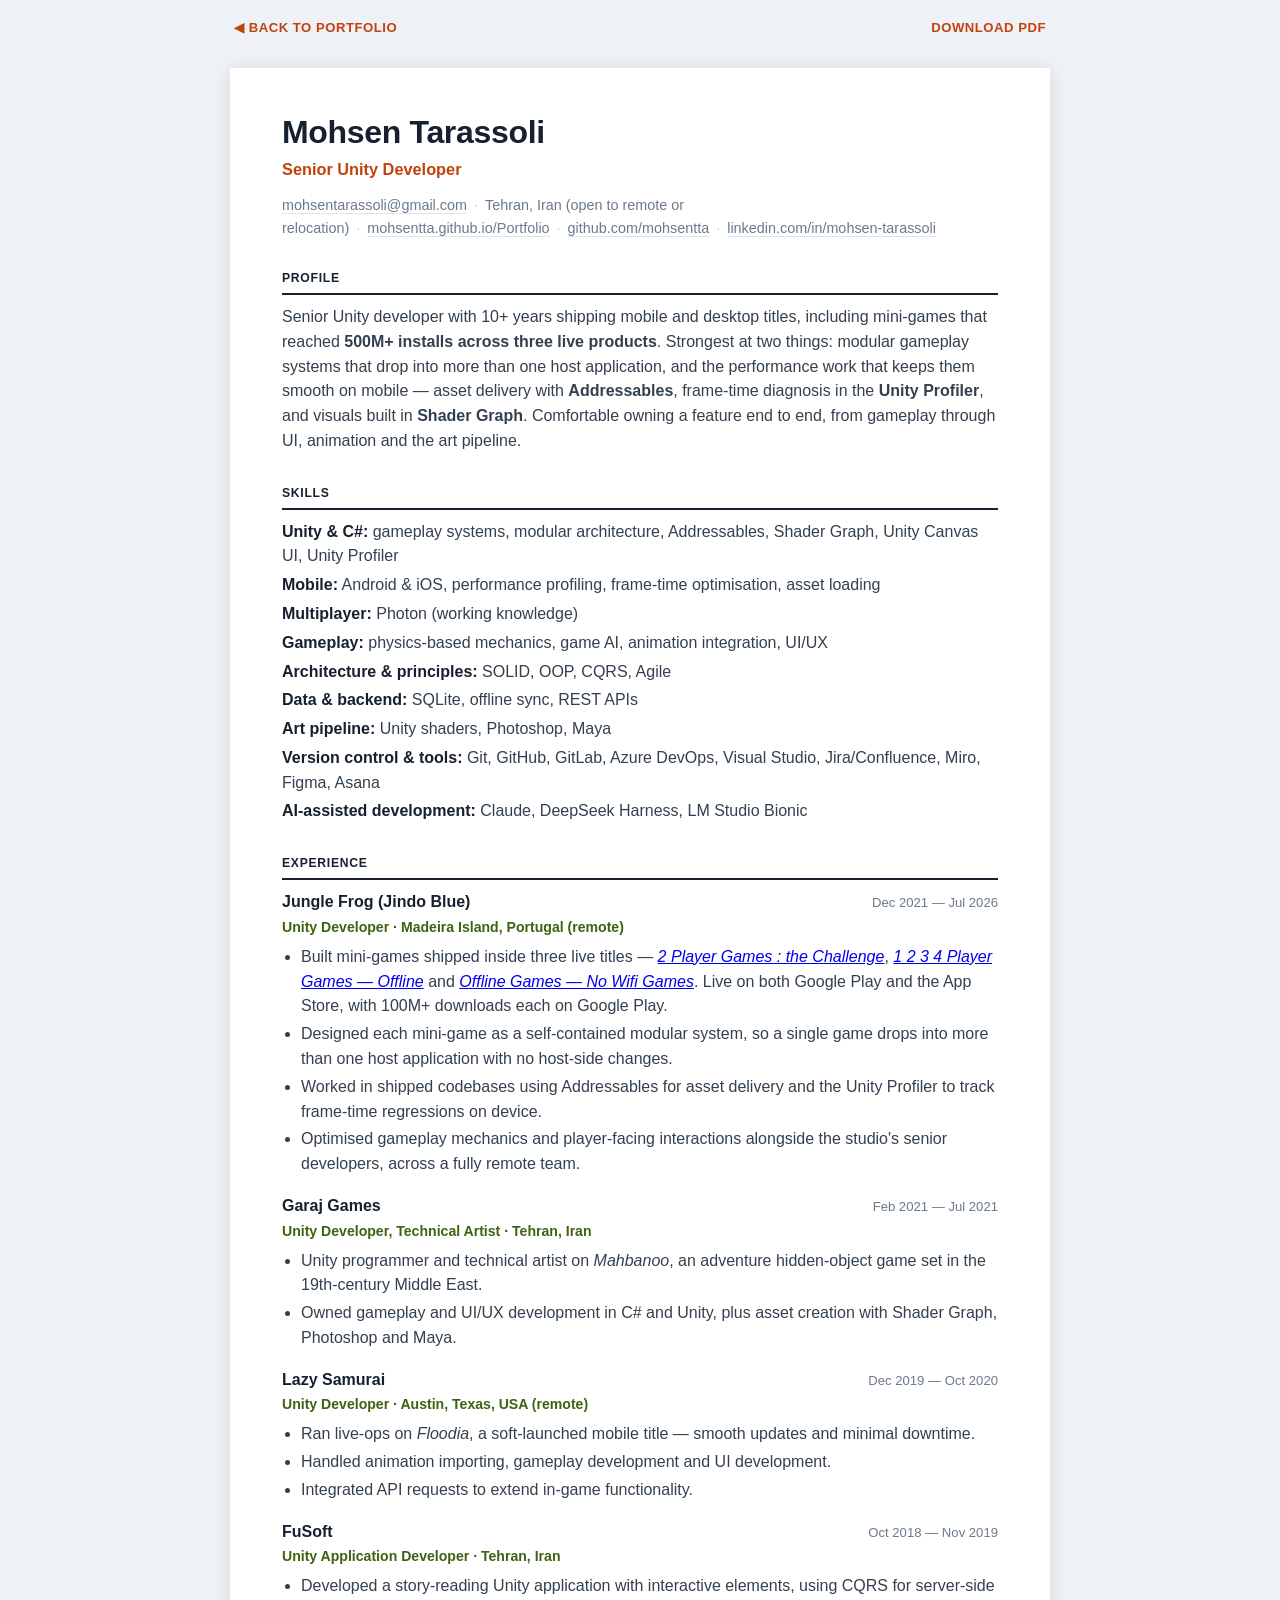
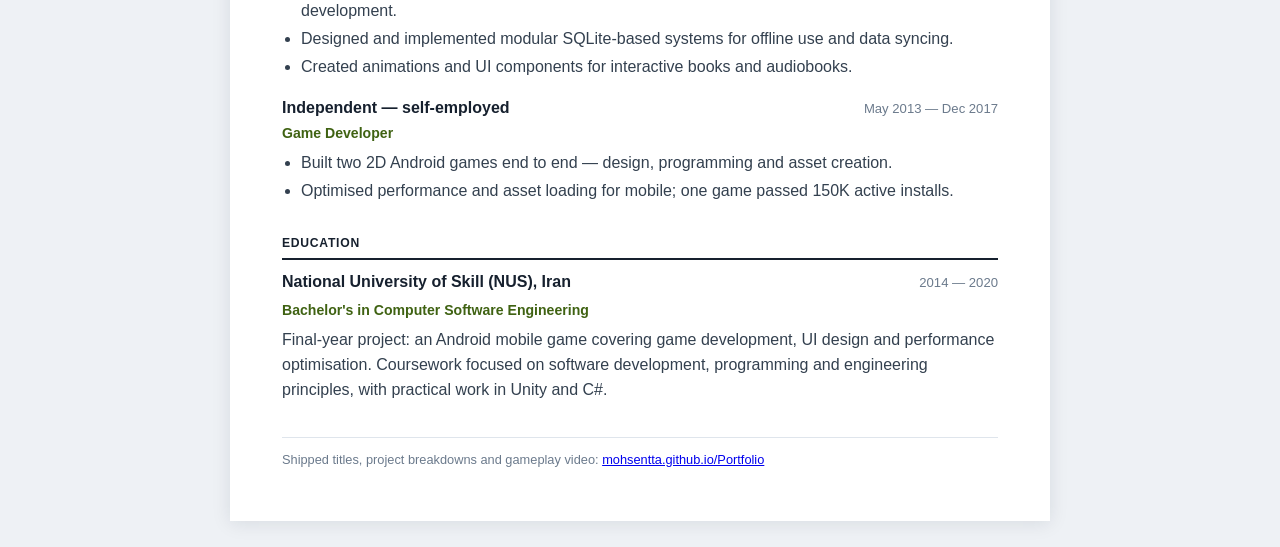
<file: cv.html>
<!DOCTYPE html>
<html lang="en">
<head>
<meta charset="utf-8">
<meta name="viewport" content="width=device-width, initial-scale=1">
<title>Mohsen Tarassoli — CV — Unity Game Developer</title>
<meta name="description" content="CV of Mohsen Tarassoli, Unity Game Developer: 10+ years building modular games, gameplay systems, UI and interactive applications for mobile and desktop.">
<meta name="theme-color" content="#ffffff">
<link rel="canonical" href="https://mohsentta.github.io/Portfolio/cv.html">
<link rel="icon" href="data:image/svg+xml,<svg xmlns='http://www.w3.org/2000/svg' viewBox='0 0 100 100'><text y='.9em' font-size='90'>&#127918;</text></svg>">
<style>
  :root{
    --ink:#16202e; --body:#33404f; --mute:#6b7a8c; --rule:#dfe5ec;
    --accent:#c2410c; --accent-2:#3f6212;
  }
  *{ box-sizing:border-box; }
  html{ -webkit-text-size-adjust:100%; }
  body{
    margin:0; background:#eef1f5; color:var(--body);
    font:16px/1.55 "Segoe UI", -apple-system, Roboto, Helvetica, Arial, sans-serif;
  }
  .sheet{
    max-width:820px; margin:26px auto; background:#fff; padding:46px 52px 52px;
    box-shadow:0 2px 18px rgba(16,32,46,.10);
  }
  .bar{
    display:flex; justify-content:space-between; align-items:center; gap:14px;
    max-width:820px; margin:0 auto; padding:18px 4px 0;
  }
  .bar a{
    font-size:.82rem; letter-spacing:.04em; text-transform:uppercase; font-weight:600;
    color:var(--accent); text-decoration:none; border-bottom:2px solid transparent; padding-bottom:2px;
  }
  .bar a:hover{ border-color:var(--accent); }

  h1{ margin:0; font-size:2rem; letter-spacing:-.01em; color:var(--ink); line-height:1.15; }
  .role{ margin:6px 0 0; font-size:1.02rem; font-weight:600; color:var(--accent); }
  .contact{ margin:12px 0 0; font-size:.9rem; color:var(--mute); }
  .contact a{ color:var(--mute); text-decoration:none; border-bottom:1px solid var(--rule); }
  .contact a:hover{ color:var(--accent); border-color:var(--accent); }
  .contact span{ margin:0 7px; color:#c3ccd6; }

  h2{
    margin:30px 0 10px; padding-bottom:5px; font-size:.76rem; letter-spacing:.06em;
    text-transform:uppercase; color:var(--ink); border-bottom:2px solid var(--ink);
  }
  .summary{ margin:0; }

  .skills{ margin:0; padding:0; list-style:none; }
  .skills li{ margin:0 0 4px; }
  .skills b{ color:var(--ink); font-weight:600; }

  .job{ margin:0 0 17px; break-inside:avoid; page-break-inside:avoid; }
  .job:last-child{ margin-bottom:0; }
  .job-head{ display:flex; justify-content:space-between; align-items:baseline; gap:16px; }
  .job-head h3{ margin:0; font-size:1rem; color:var(--ink); }
  .job-head .when{ font-size:.82rem; color:var(--mute); white-space:nowrap; }
  .job-sub{ margin:2px 0 6px; font-size:.88rem; color:var(--accent-2); font-weight:600; }
  .job ul{ margin:0; padding-left:19px; }
  .job li{ margin:0 0 3px; }

  .edu h3{ margin:0; font-size:1rem; color:var(--ink); }
  .edu .when{ font-size:.82rem; color:var(--mute); }
  .edu p{ margin:6px 0 0; }

  footer{ margin-top:34px; padding-top:12px; border-top:1px solid var(--rule); font-size:.8rem; color:var(--mute); }

  @media print{
    body{ background:#fff; font-size:11.3pt; line-height:1.42; }
    .sheet{ max-width:none; margin:0; padding:0; box-shadow:none; }
    .bar{ display:none; }
    h1{ font-size:19pt; }
    h2{ margin:15pt 0 6pt; }
    a{ color:inherit; border:0; }
    .job{ margin-bottom:10pt; }
    @page{ margin:14mm 15mm; }
  }
</style>
</head>
<body>

<div class="bar">
  <a href="index.html">&#9664; Back to portfolio</a>
  <a href="cv.pdf" download>Download PDF</a>
</div>

<main class="sheet">
  <header>
    <h1>Mohsen Tarassoli</h1>
    <p class="role">Senior Unity Developer</p>
    <p class="contact">
      <a href="mailto:mohsentarassoli@gmail.com">mohsentarassoli@gmail.com</a><span>&middot;</span>Tehran, Iran (open to remote or relocation)<span>&middot;</span><a href="https://mohsentta.github.io/Portfolio/">mohsentta.github.io/Portfolio</a><span>&middot;</span><a href="https://github.com/mohsentta">github.com/mohsentta</a><span>&middot;</span><a href="https://www.linkedin.com/in/mohsen-tarassoli-0210b2117/">linkedin.com/in/mohsen-tarassoli</a>
    </p>
  </header>

  <h2>Profile</h2>
  <p class="summary">Senior Unity developer with 10+ years shipping mobile and desktop titles, including mini-games
  that reached <strong>500M+ installs across three live products</strong>. Strongest at two things: modular gameplay
  systems that drop into more than one host application, and the performance work that keeps them smooth on
  mobile &mdash; asset delivery with <strong>Addressables</strong>, frame-time diagnosis in the <strong>Unity
  Profiler</strong>, and visuals built in <strong>Shader Graph</strong>. Comfortable owning a feature end to end,
  from gameplay through UI, animation and the art pipeline.</p>

  <h2>Skills</h2>
  <ul class="skills">
    <li><b>Unity &amp; C#:</b> gameplay systems, modular architecture, Addressables, Shader Graph, Unity Canvas UI, Unity Profiler</li>
    <li><b>Mobile:</b> Android &amp; iOS, performance profiling, frame-time optimisation, asset loading</li>
    <li><b>Multiplayer:</b> Photon (working knowledge)</li>
    <li><b>Gameplay:</b> physics-based mechanics, game AI, animation integration, UI/UX</li>
    <li><b>Architecture &amp; principles:</b> SOLID, OOP, CQRS, Agile</li>
    <li><b>Data &amp; backend:</b> SQLite, offline sync, REST APIs</li>
    <li><b>Art pipeline:</b> Unity shaders, Photoshop, Maya</li>
    <li><b>Version control &amp; tools:</b> Git, GitHub, GitLab, Azure DevOps, Visual Studio, Jira/Confluence, Miro, Figma, Asana</li>
    <li><b>AI-assisted development:</b> Claude, DeepSeek Harness, LM Studio Bionic</li>
  </ul>

  <h2>Experience</h2>

  <article class="job">
    <div class="job-head">
      <h3>Jungle Frog (Jindo Blue)</h3>
      <span class="when">Dec 2021 &mdash; Jul 2026</span>
    </div>
    <p class="job-sub">Unity Developer &middot; Madeira Island, Portugal (remote)</p>
    <ul>
      <li>Built mini-games shipped inside three live titles &mdash; <a href="https://play.google.com/store/apps/details?id=com.JindoBlu.TwoPlayerGamesChallenge"><em>2 Player Games : the Challenge</em></a>, <a href="https://play.google.com/store/apps/details?id=com.JindoBlu.FourPlayers"><em>1 2 3 4 Player Games &mdash; Offline</em></a> and <a href="https://play.google.com/store/apps/details?id=com.JindoBlu.OfflineGames"><em>Offline Games &mdash; No Wifi Games</em></a>. Live on both Google Play and the App Store, with 100M+ downloads each on Google Play.</li>
      <li>Designed each mini-game as a self-contained modular system, so a single game drops into more than one host application with no host-side changes.</li>
      <li>Worked in shipped codebases using Addressables for asset delivery and the Unity Profiler to track frame-time regressions on device.</li>
      <li>Optimised gameplay mechanics and player-facing interactions alongside the studio's senior developers, across a fully remote team.</li>
    </ul>
  </article>

  <article class="job">
    <div class="job-head">
      <h3>Garaj Games</h3>
      <span class="when">Feb 2021 &mdash; Jul 2021</span>
    </div>
    <p class="job-sub">Unity Developer, Technical Artist &middot; Tehran, Iran</p>
    <ul>
      <li>Unity programmer and technical artist on <em>Mahbanoo</em>, an adventure hidden-object game set in the 19th-century Middle East.</li>
      <li>Owned gameplay and UI/UX development in C# and Unity, plus asset creation with Shader Graph, Photoshop and Maya.</li>
    </ul>
  </article>

  <article class="job">
    <div class="job-head">
      <h3>Lazy Samurai</h3>
      <span class="when">Dec 2019 &mdash; Oct 2020</span>
    </div>
    <p class="job-sub">Unity Developer &middot; Austin, Texas, USA (remote)</p>
    <ul>
      <li>Ran live-ops on <em>Floodia</em>, a soft-launched mobile title &mdash; smooth updates and minimal downtime.</li>
      <li>Handled animation importing, gameplay development and UI development.</li>
      <li>Integrated API requests to extend in-game functionality.</li>
    </ul>
  </article>

  <article class="job">
    <div class="job-head">
      <h3>FuSoft</h3>
      <span class="when">Oct 2018 &mdash; Nov 2019</span>
    </div>
    <p class="job-sub">Unity Application Developer &middot; Tehran, Iran</p>
    <ul>
      <li>Developed a story-reading Unity application with interactive elements, using CQRS for server-side development.</li>
      <li>Designed and implemented modular SQLite-based systems for offline use and data syncing.</li>
      <li>Created animations and UI components for interactive books and audiobooks.</li>
    </ul>
  </article>

  <article class="job">
    <div class="job-head">
      <h3>Independent &mdash; self-employed</h3>
      <span class="when">May 2013 &mdash; Dec 2017</span>
    </div>
    <p class="job-sub">Game Developer</p>
    <ul>
      <li>Built two 2D Android games end to end &mdash; design, programming and asset creation.</li>
      <li>Optimised performance and asset loading for mobile; one game passed 150K active installs.</li>
    </ul>
  </article>

  <h2>Education</h2>
  <div class="edu">
    <div class="job-head">
      <h3>National University of Skill (NUS), Iran</h3>
      <span class="when">2014 &mdash; 2020</span>
    </div>
    <p class="job-sub">Bachelor's in Computer Software Engineering</p>
    <p>Final-year project: an Android mobile game covering game development, UI design and performance
    optimisation. Coursework focused on software development, programming and engineering principles,
    with practical work in Unity and C#.</p>
  </div>

  <footer>
    Shipped titles, project breakdowns and gameplay video: <a href="https://mohsentta.github.io/Portfolio/">mohsentta.github.io/Portfolio</a>
  </footer>
</main>

</body>
</html>
</file>
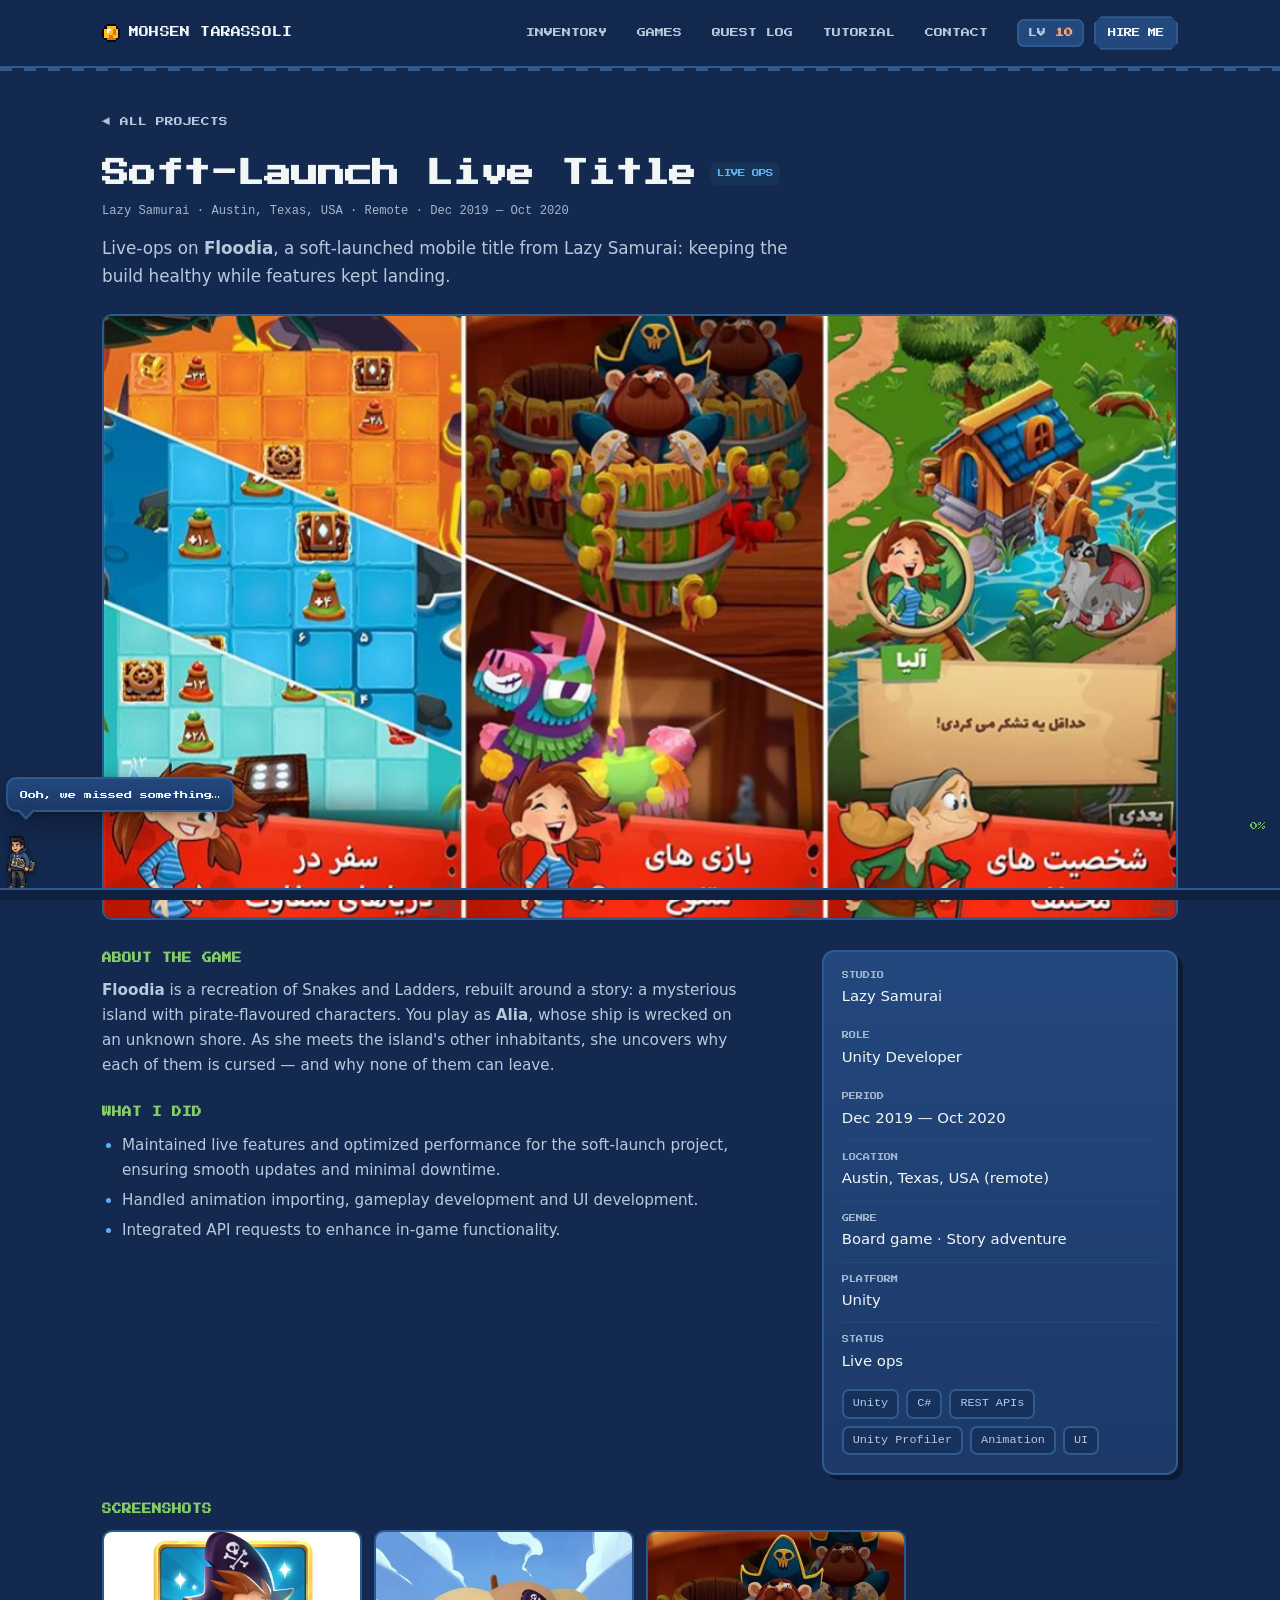
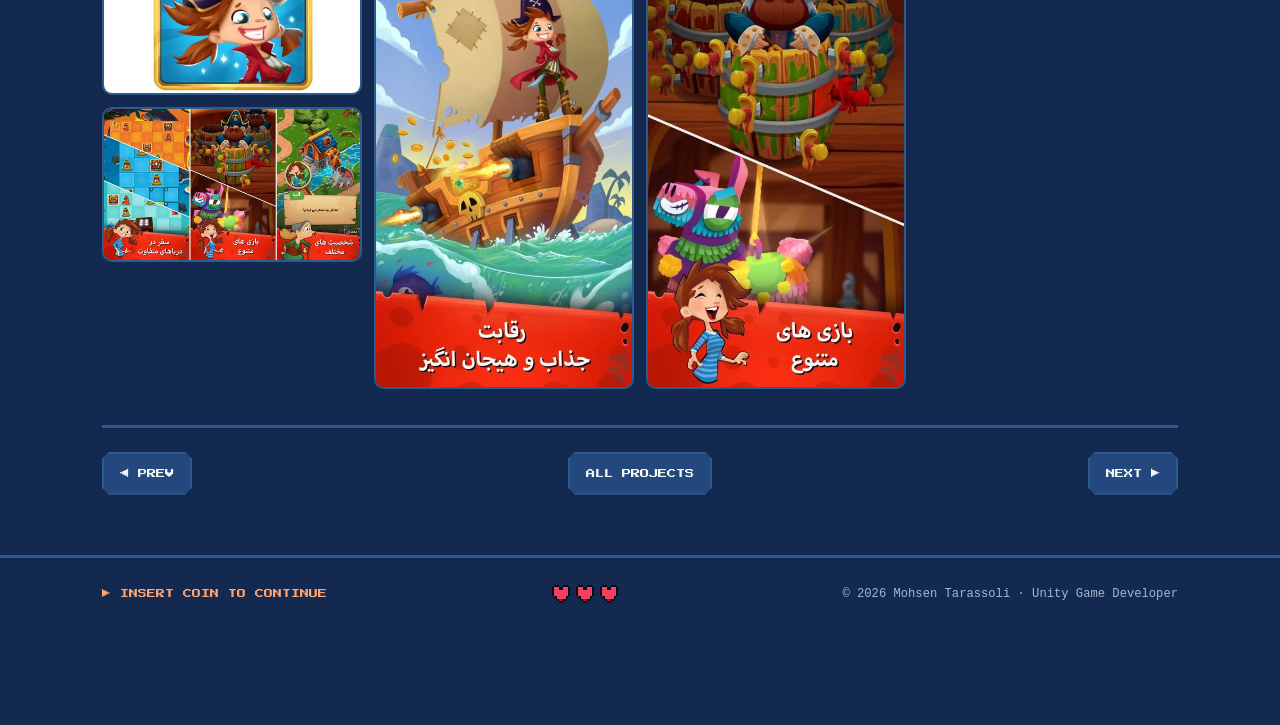
<file: projects/soft-launch-live-title.html>
<!DOCTYPE html>
<html lang="en">
<head>
<meta charset="utf-8">
<meta name="viewport" content="width=device-width, initial-scale=1">
<title>Soft-Launch Live Title — Mohsen Tarassoli</title>
<meta name="description" content="Live-ops on Floodia, a soft-launched mobile title from Lazy Samurai: keeping the build healthy while features kept landing.">
<link rel="canonical" href="https://mohsentta.github.io/Portfolio/projects/soft-launch-live-title.html">
<meta property="og:type" content="article">
<meta property="og:site_name" content="Mohsen Tarassoli">
<meta property="og:url" content="https://mohsentta.github.io/Portfolio/projects/soft-launch-live-title.html">
<meta property="og:title" content="Soft-Launch Live Title — Mohsen Tarassoli">
<meta property="og:description" content="Live-ops on Floodia, a soft-launched mobile title from Lazy Samurai: keeping the build healthy while features kept landing.">
<meta property="og:image" content="https://mohsentta.github.io/Portfolio/screenshots/floodia-gameplay.jpg">
<meta property="og:image:width" content="1200">
<meta property="og:image:height" content="630">
<meta name="twitter:card" content="summary_large_image">
<meta name="twitter:title" content="Soft-Launch Live Title — Mohsen Tarassoli">
<meta name="twitter:description" content="Live-ops on Floodia, a soft-launched mobile title from Lazy Samurai: keeping the build healthy while features kept landing.">
<meta name="twitter:image" content="https://mohsentta.github.io/Portfolio/screenshots/floodia-gameplay.jpg">
<meta name="theme-color" content="#14294f">
<link rel="icon" href="data:image/svg+xml,<svg xmlns='http://www.w3.org/2000/svg' viewBox='0 0 100 100'><text y='.9em' font-size='90'>&#127918;</text></svg>">
<link rel="preconnect" href="https://fonts.googleapis.com">
<link rel="preconnect" href="https://fonts.gstatic.com" crossorigin>
<link href="https://fonts.googleapis.com/css2?family=Press+Start+2P&display=swap" rel="stylesheet">
<link rel="stylesheet" href="../styles.css">
</head>
<body>


<header class="hud">
  <div class="wrap hud-inner">
    <a class="brand" href="../index.html">
      <span class="px icon" data-sprite="coin" aria-hidden="true"></span>
      <span class="brand-text">MOHSEN TARASSOLI</span>
    </a>
    <nav class="hud-nav" aria-label="Sections">
      <a href="../index.html#skills">INVENTORY</a>
      <a href="../index.html#projects">GAMES</a>
      <a href="../index.html#experience">QUEST LOG</a>
      <a href="../index.html#education">TUTORIAL</a>
      <a href="../index.html#contact">CONTACT</a>
    </nav>
    <div class="hud-right">
      <span class="chip chip-lv" title="10+ years of experience">LV <b>10</b></span>
      <a class="pbtn pbtn-sm" href="mailto:mohsentarassoli@gmail.com">HIRE ME</a>
    </div>
  </div>
</header>

<main>
  <section class="section project-page">
    <div class="wrap">
      <a class="backlink" href="../index.html#projects">&#9664; ALL PROJECTS</a>

      <div class="pp-head">
        <h1>Soft-Launch Live Title</h1>
        <span class="status status-live">LIVE OPS</span>
      </div>
      <p class="meta">Lazy Samurai &middot; Austin, Texas, USA &middot; Remote &middot; Dec 2019 — Oct 2020</p>
      <p class="pp-lede">Live-ops on <strong>Floodia</strong>, a soft-launched mobile title from Lazy Samurai: keeping the build healthy while features kept landing.</p>

      <!-- No trailer for this title, so the gameplay shot stands in as the hero image. -->
      <figure class="video video-lg">
        <div class="video-frame">
          <img class="video-hero" src="../screenshots/floodia-gameplay.webp"
               alt="Floodia gameplay — Alia exploring the island">
        </div>
      </figure>

      <div class="pp-grid">
        <div class="pp-main">
          <h2 class="pp-h2">ABOUT THE GAME</h2>
          <p class="pp-text"><strong>Floodia</strong> is a recreation of Snakes and Ladders, rebuilt
            around a story: a mysterious island with pirate-flavoured characters. You play as
            <strong>Alia</strong>, whose ship is wrecked on an unknown shore. As she meets the
            island's other inhabitants, she uncovers why each of them is cursed &mdash; and why
            none of them can leave.</p>

          <h2 class="pp-h2">WHAT I DID</h2>
          <ul class="bullets">
            <li>Maintained live features and optimized performance for the soft-launch project, ensuring smooth updates and minimal downtime.</li>
            <li>Handled animation importing, gameplay development and UI development.</li>
            <li>Integrated API requests to enhance in-game functionality.</li>
          </ul>
        </div>
        <div class="pp-side">
          <div class="card">
            <dl class="facts">
              <div class="row"><dt>STUDIO</dt><dd>Lazy Samurai</dd></div>
              <div class="row"><dt>ROLE</dt><dd>Unity Developer</dd></div>
              <div class="row"><dt>PERIOD</dt><dd>Dec 2019 — Oct 2020</dd></div>
              <div class="row"><dt>LOCATION</dt><dd>Austin, Texas, USA (remote)</dd></div>
              <div class="row"><dt>GENRE</dt><dd>Board game &middot; Story adventure</dd></div>
              <div class="row"><dt>PLATFORM</dt><dd>Unity</dd></div>
              <div class="row"><dt>STATUS</dt><dd>Live ops</dd></div>
            </dl>
            <ul class="chips">
              <li>Unity</li>
              <li>C#</li>
              <li>REST APIs</li>
              <li>Unity Profiler</li>
              <li>Animation</li>
              <li>UI</li>
            </ul>
          </div>
        </div>
      </div>

      <h2 class="pp-h2 pp-h2-wide">SCREENSHOTS</h2>
      <div class="shot-grid">
        <a class="shot" href="../screenshots/floodia-logo.webp" target="_blank" rel="noopener"><img src="../screenshots/floodia-logo.webp" alt="Floodia logo" loading="lazy"></a>
        <a class="shot" href="../screenshots/floodia-gameplay.webp" target="_blank" rel="noopener"><img src="../screenshots/floodia-gameplay.webp" alt="Floodia gameplay" loading="lazy"></a>
        <a class="shot" href="../screenshots/floodia-loading.webp" target="_blank" rel="noopener"><img src="../screenshots/floodia-loading.webp" alt="Floodia loading screen" loading="lazy"></a>
        <a class="shot" href="../screenshots/floodia-screenshot.webp" target="_blank" rel="noopener"><img src="../screenshots/floodia-screenshot.webp" alt="Floodia screenshot" loading="lazy"></a>
      </div>

      <nav class="pp-nav">
        <a class="pbtn" href="modular-mini-games.html">&#9664; PREV</a>
        <a class="pbtn" href="../index.html#projects">ALL PROJECTS</a>
        <a class="pbtn" href="story-reading-app.html">NEXT &#9654;</a>
      </nav>
    </div>
  </section>
</main>

<footer class="footer">
  <div class="wrap footer-inner">
    <p class="insert"><span class="blink">&#9654;</span> INSERT COIN TO CONTINUE</p>
    <p class="lives" aria-hidden="true">
      <span class="px icon" data-sprite="heart" aria-hidden="true"></span>
      <span class="px icon" data-sprite="heart" aria-hidden="true"></span>
      <span class="px icon" data-sprite="heart" aria-hidden="true"></span>
    </p>
    <p class="copy">&copy; <span id="year">2026</span> Mohsen Tarassoli &middot; Unity Game Developer</p>
  </div>
</footer>

<!-- ======================= SCROLL RUNNER ======================= -->
<div class="runbar" id="runbar" aria-hidden="true">
  <span class="runbar-pct" id="runPct">0%</span>
  <div class="runbar-bubble" id="runBubble"><span id="runBubbleText"></span></div>
  <div class="runbar-runner" id="runner" data-frames="../1.png,../2.png,../3.png,../4.png"></div>
  <div class="runbar-track"><div class="runbar-fill" id="runFill"></div></div>
</div>

<script src="../script.js" defer></script>
</body>
</html>
</file>
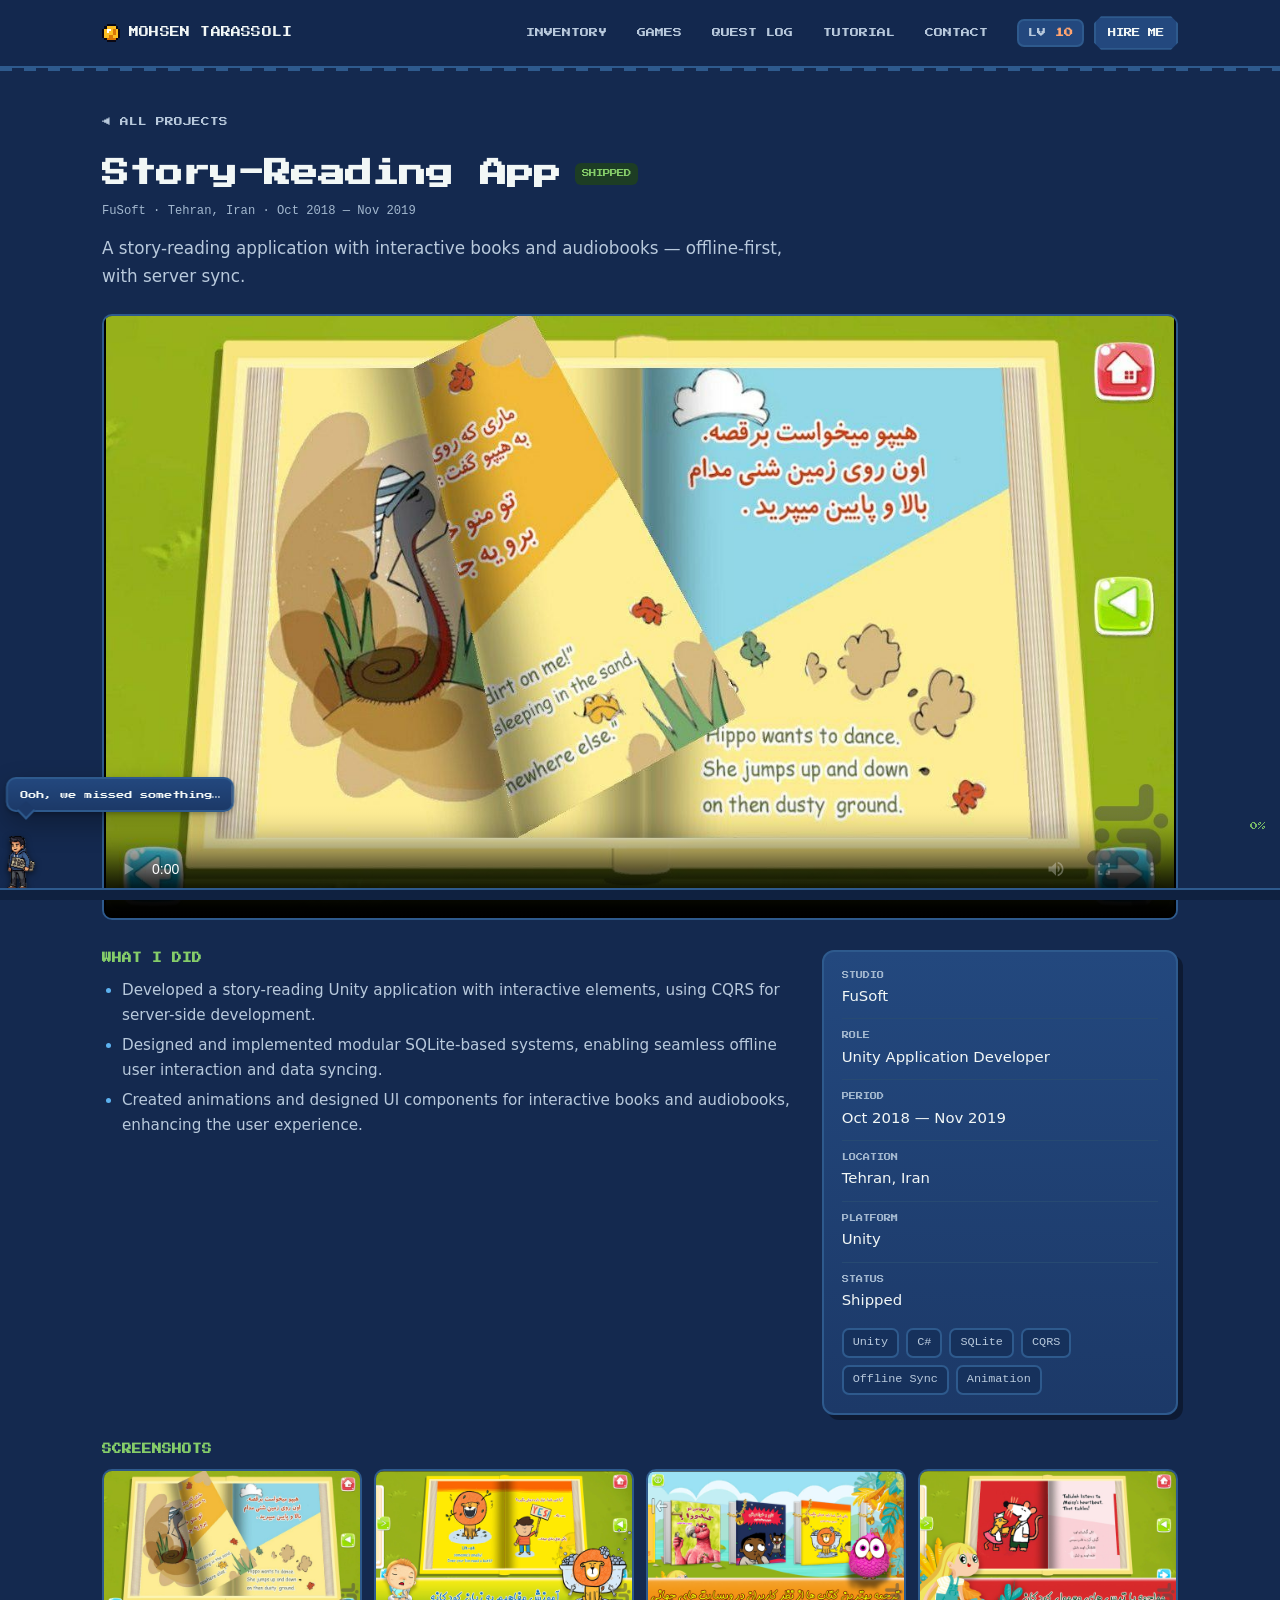
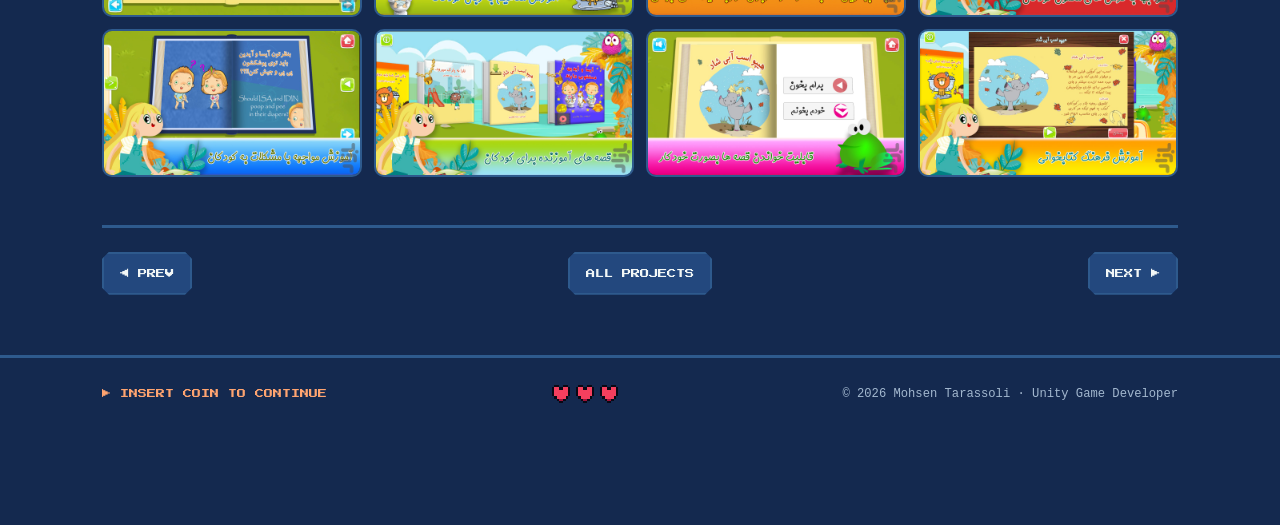
<file: projects/story-reading-app.html>
<!DOCTYPE html>
<html lang="en">
<head>
<meta charset="utf-8">
<meta name="viewport" content="width=device-width, initial-scale=1">
<title>Story-Reading App — Mohsen Tarassoli</title>
<meta name="description" content="A story-reading application with interactive books and audiobooks — offline-first, with server sync.">
<link rel="canonical" href="https://mohsentta.github.io/Portfolio/projects/story-reading-app.html">
<meta property="og:type" content="article">
<meta property="og:site_name" content="Mohsen Tarassoli">
<meta property="og:url" content="https://mohsentta.github.io/Portfolio/projects/story-reading-app.html">
<meta property="og:title" content="Story-Reading App — Mohsen Tarassoli">
<meta property="og:description" content="A story-reading application with interactive books and audiobooks — offline-first, with server sync.">
<meta property="og:image" content="https://mohsentta.github.io/Portfolio/screenshots/rana-story-1.jpg">
<meta property="og:image:width" content="1200">
<meta property="og:image:height" content="630">
<meta name="twitter:card" content="summary_large_image">
<meta name="twitter:title" content="Story-Reading App — Mohsen Tarassoli">
<meta name="twitter:description" content="A story-reading application with interactive books and audiobooks — offline-first, with server sync.">
<meta name="twitter:image" content="https://mohsentta.github.io/Portfolio/screenshots/rana-story-1.jpg">
<meta name="theme-color" content="#14294f">
<link rel="icon" href="data:image/svg+xml,<svg xmlns='http://www.w3.org/2000/svg' viewBox='0 0 100 100'><text y='.9em' font-size='90'>&#127918;</text></svg>">
<link rel="preconnect" href="https://fonts.googleapis.com">
<link rel="preconnect" href="https://fonts.gstatic.com" crossorigin>
<link href="https://fonts.googleapis.com/css2?family=Press+Start+2P&display=swap" rel="stylesheet">
<link rel="stylesheet" href="../styles.css">
</head>
<body>


<header class="hud">
  <div class="wrap hud-inner">
    <a class="brand" href="../index.html">
      <span class="px icon" data-sprite="coin" aria-hidden="true"></span>
      <span class="brand-text">MOHSEN TARASSOLI</span>
    </a>
    <nav class="hud-nav" aria-label="Sections">
      <a href="../index.html#skills">INVENTORY</a>
      <a href="../index.html#projects">GAMES</a>
      <a href="../index.html#experience">QUEST LOG</a>
      <a href="../index.html#education">TUTORIAL</a>
      <a href="../index.html#contact">CONTACT</a>
    </nav>
    <div class="hud-right">
      <span class="chip chip-lv" title="10+ years of experience">LV <b>10</b></span>
      <a class="pbtn pbtn-sm" href="mailto:mohsentarassoli@gmail.com">HIRE ME</a>
    </div>
  </div>
</header>

<main>
  <section class="section project-page">
    <div class="wrap">
      <a class="backlink" href="../index.html#projects">&#9664; ALL PROJECTS</a>

      <div class="pp-head">
        <h1>Story-Reading App</h1>
        <span class="status status-shipped">SHIPPED</span>
      </div>
      <p class="meta">FuSoft &middot; Tehran, Iran &middot; Oct 2018 — Nov 2019</p>
      <p class="pp-lede">A story-reading application with interactive books and audiobooks — offline-first, with server sync.</p>

      <!-- Local trailer (not on YouTube), so it plays straight from the site. -->
      <figure class="video video-lg" data-title="Rana Story trailer">
        <div class="video-frame">
          <video controls preload="metadata" playsinline
                 poster="../screenshots/rana-story-1.jpg">
            <source src="../RanaStory.mp4" type="video/mp4">
            Your browser cannot play this video.
            <a href="../RanaStory.mp4">Download it instead</a>.
          </video>
        </div>
      </figure>

      <div class="pp-grid">
        <div class="pp-main">
          <h2 class="pp-h2">WHAT I DID</h2>
          <ul class="bullets">
            <li>Developed a story-reading Unity application with interactive elements, using CQRS for server-side development.</li>
            <li>Designed and implemented modular SQLite-based systems, enabling seamless offline user interaction and data syncing.</li>
            <li>Created animations and designed UI components for interactive books and audiobooks, enhancing the user experience.</li>
          </ul>
        </div>
        <div class="pp-side">
          <div class="card">
            <dl class="facts">
              <div class="row"><dt>STUDIO</dt><dd>FuSoft</dd></div>
              <div class="row"><dt>ROLE</dt><dd>Unity Application Developer</dd></div>
              <div class="row"><dt>PERIOD</dt><dd>Oct 2018 — Nov 2019</dd></div>
              <div class="row"><dt>LOCATION</dt><dd>Tehran, Iran</dd></div>
              <div class="row"><dt>PLATFORM</dt><dd>Unity</dd></div>
              <div class="row"><dt>STATUS</dt><dd>Shipped</dd></div>
            </dl>
            <ul class="chips">
              <li>Unity</li>
              <li>C#</li>
              <li>SQLite</li>
              <li>CQRS</li>
              <li>Offline Sync</li>
              <li>Animation</li>
            </ul>
          </div>
        </div>
      </div>

      <h2 class="pp-h2 pp-h2-wide">SCREENSHOTS</h2>
      <div class="shot-grid">
        <a class="shot" href="../screenshots/rana-story-1.jpg" target="_blank" rel="noopener"><img src="../screenshots/rana-story-1.jpg" alt="Rana Story screenshot 1" loading="lazy"></a>
        <a class="shot" href="../screenshots/rana-story-2.jpg" target="_blank" rel="noopener"><img src="../screenshots/rana-story-2.jpg" alt="Rana Story screenshot 2" loading="lazy"></a>
        <a class="shot" href="../screenshots/rana-story-3.jpg" target="_blank" rel="noopener"><img src="../screenshots/rana-story-3.jpg" alt="Rana Story screenshot 3" loading="lazy"></a>
        <a class="shot" href="../screenshots/rana-story-4.jpg" target="_blank" rel="noopener"><img src="../screenshots/rana-story-4.jpg" alt="Rana Story screenshot 4" loading="lazy"></a>
        <a class="shot" href="../screenshots/rana-story-5.jpg" target="_blank" rel="noopener"><img src="../screenshots/rana-story-5.jpg" alt="Rana Story screenshot 5" loading="lazy"></a>
        <a class="shot" href="../screenshots/rana-story-6.jpg" target="_blank" rel="noopener"><img src="../screenshots/rana-story-6.jpg" alt="Rana Story screenshot 6" loading="lazy"></a>
        <a class="shot" href="../screenshots/rana-story-7.jpg" target="_blank" rel="noopener"><img src="../screenshots/rana-story-7.jpg" alt="Rana Story screenshot 7" loading="lazy"></a>
        <a class="shot" href="../screenshots/rana-story-8.jpg" target="_blank" rel="noopener"><img src="../screenshots/rana-story-8.jpg" alt="Rana Story screenshot 8" loading="lazy"></a>
      </div>

      <nav class="pp-nav">
        <a class="pbtn" href="soft-launch-live-title.html">&#9664; PREV</a>
        <a class="pbtn" href="../index.html#projects">ALL PROJECTS</a>
        <a class="pbtn" href="2d-android-games.html">NEXT &#9654;</a>
      </nav>
    </div>
  </section>
</main>

<footer class="footer">
  <div class="wrap footer-inner">
    <p class="insert"><span class="blink">&#9654;</span> INSERT COIN TO CONTINUE</p>
    <p class="lives" aria-hidden="true">
      <span class="px icon" data-sprite="heart" aria-hidden="true"></span>
      <span class="px icon" data-sprite="heart" aria-hidden="true"></span>
      <span class="px icon" data-sprite="heart" aria-hidden="true"></span>
    </p>
    <p class="copy">&copy; <span id="year">2026</span> Mohsen Tarassoli &middot; Unity Game Developer</p>
  </div>
</footer>

<!-- ======================= SCROLL RUNNER ======================= -->
<div class="runbar" id="runbar" aria-hidden="true">
  <span class="runbar-pct" id="runPct">0%</span>
  <div class="runbar-bubble" id="runBubble"><span id="runBubbleText"></span></div>
  <div class="runbar-runner" id="runner" data-frames="../1.png,../2.png,../3.png,../4.png"></div>
  <div class="runbar-track"><div class="runbar-fill" id="runFill"></div></div>
</div>

<script src="../script.js" defer></script>
</body>
</html>
</file>
<file: styles.css>
/* ==========================================================================
   Mohsen Tarassoli — game-styled portfolio
   Plain CSS. Pixel art is drawn at runtime by script.js (inline SVG sprites).
   ========================================================================== */

/* --------------------------------------------------------------------------
   One flat theme: warm neutral surfaces, matte accents, no glow or CRT layers.
   --accent-* are text/border colours, --tint-* the pale fills that pair with
   them, and --on-accent is text that sits on a solid accent.
   -------------------------------------------------------------------------- */
:root{
  /* surfaces — deep navy, flat (no neon, no CRT) */
  --bg:        #14294f;
  --panel:     #1c3968;
  --panel-2:   #23487e;
  --line:      #2e5a8d;
  --line-soft: #274a72;

  /* ink */
  --text:      #f2f7f6;
  --muted:     #b8c9dc;
  --dim:       #a3b8cf;

  /* accents — bright flat fills on navy, one per job */
  --accent:    #85cd69;   /* green  — actions, links, shipped */
  --accent-2:  #ffa470;   /* coral, lightened for text: 4.7:1 on chip bg, 5.9:1 on panels */
  --accent-3:  #fbb546;   /* amber  — highlights, company names */
  --accent-4:  #5db2f0;   /* blue   — live / online */
  --on-accent: #10260f;   /* dark text on the bright green fills */

  /* tints — deep shades that carry the matching accent as text */
  --tint:      #1d3d24;
  --tint-2:    #4a2514;
  --tint-4:    #163456;

  --chip-bg:       #16315c;
  --inset-bg:      #16315c;
  --surface-btn:   #23487e;
  --hover-bg:      #23487e;
  --hover-border:  #2f76b6;
  --hud-bg:        rgba(20,41,79,.92);
  --bar-track:     #0f2140;
  --bar-gap:       rgba(0,0,0,.35);
  --shadow-hard:   rgba(0,0,0,.35);
  --shadow-soft:   0 2px 4px rgba(0,0,0,.25), 0 12px 28px rgba(0,0,0,.3);
  --sheen:         rgba(255,255,255,.06);
  --title-shadow:  rgba(0,0,0,.4);
  --runner-shadow: rgba(0,0,0,.55);
  --bubble-bg-1:   #23487e;
  --bubble-bg-2:   #1c3968;

  /* the video panel stays dark in any theme — it reads as a screen */
  --video-bg-1: #0c1830;
  --video-bg-2: #101f3a;
  --video-bg-3: #14244a;
  --video-bg-4: #101f3a;
  --video-overlay: rgba(4,8,16,.6);
  --video-play-bg: rgba(12,24,48,.85);

  --radius: 12px;
  --maxw:   1120px;

  /* scroll-runner bar */
  --runner-h: 54px;                       /* sprite height */
  --track-h:  12px;                       /* progress track */
  --label-h:  15px;                       /* readout row above his head */
  --runbar-h: calc(var(--runner-h) + var(--track-h) + var(--label-h));
  --font: ui-sans-serif, system-ui, "Segoe UI", Roboto, Helvetica, Arial, sans-serif;
  --mono: ui-monospace, SFMono-Regular, "Cascadia Code", Consolas, monospace;
  --pixel: "Press Start 2P", ui-monospace, "Cascadia Mono", Consolas, monospace;
}


*{ box-sizing:border-box; }

html{ scroll-behavior:smooth; scroll-padding-top:92px; }

body{
  margin:0;
  background:var(--bg);
  color:var(--text);
  font-family:var(--font);
  font-size:16px;
  line-height:1.65;
  -webkit-font-smoothing:antialiased;
  overflow-x:hidden;
  /* keep the last of the page clear of the fixed runner bar */
  padding-bottom:var(--runbar-h);
}

h1,h2,h3{ margin:0 0 .5rem; line-height:1.2; }
p{ margin:0 0 1rem; }
a{ color:var(--accent); text-decoration:none; }
a:hover{ text-decoration:none; }
em{ color:var(--text); }
code{
  font-family:var(--mono); font-size:.86em;
  color:var(--accent-2); background:var(--chip-bg);
  border:1px solid var(--line); border-radius:4px; padding:1px 5px;
}

.wrap{ width:100%; max-width:var(--maxw); margin:0 auto; padding:0 22px; }

/* ---------- fixed CRT effects ---------- */
.hud, main, .footer{ position:relative; z-index:2; }

/* pixel-art sprite container (background image injected by script.js) */
.px{
  display:inline-block; flex:0 0 auto;
  background-repeat:no-repeat; background-position:center; background-size:contain;
  image-rendering:pixelated; image-rendering:crisp-edges;
}
.icon{ width:18px; height:18px; }
.icon-lg{ width:34px; height:34px; }
.icon-play{ width:64px; height:64px; }

/* ==========================================================================
   HUD / top bar
   ========================================================================== */
.hud{
  position:sticky; top:0; z-index:50;
  background:var(--hud-bg);
  backdrop-filter:blur(10px);
  border-bottom:2px solid var(--line);
}
.hud-inner{ display:flex; align-items:center; gap:16px; height:66px; }

.brand{ display:flex; align-items:center; gap:9px; color:var(--text); }
.brand-text{
  font-family:var(--pixel); font-size:.62rem; letter-spacing:.02em; white-space:nowrap;
  line-height:1.4;
}

.hud-nav{
  display:flex; gap:4px; margin-left:auto;
  overflow-x:auto; scrollbar-width:none; -ms-overflow-style:none;
}
.hud-nav::-webkit-scrollbar{ display:none; }
.hud-nav a{
  font-family:var(--pixel); font-size:.56rem; line-height:1;
  color:var(--muted); padding:10px 11px; border-radius:7px;
  border:2px solid transparent; white-space:nowrap;
  transition:color .15s, background .15s, border-color .15s;
}
.hud-nav a:hover{ color:var(--accent); background:var(--hover-bg); border-color:var(--line); }

.hud-right{ display:flex; align-items:center; gap:10px; }

.chip{
  font-family:var(--pixel); font-size:.56rem; line-height:1;
  padding:8px 9px; border-radius:7px;
  border:2px solid var(--line); background:var(--hover-bg); color:var(--muted);
}
.chip-lv b{ color:var(--accent-2); }

/* ---------- pixel buttons (chamfered corners) ---------- */
.pbtn{
  --btn-bg:var(--surface-btn);
  --btn-fg:var(--text);
  --btn-bd:var(--line);
  display:inline-flex; align-items:center; justify-content:center; gap:8px;
  font-family:var(--pixel); font-size:.58rem; line-height:1.5;
  padding:13px 16px 12px;
  color:var(--btn-fg); background:var(--btn-bg);
  border:2px solid var(--btn-bd);
  box-shadow:4px 4px 0 var(--shadow-hard);
  cursor:pointer; user-select:none;
  transition:transform .12s ease, box-shadow .12s ease, background .12s ease, color .12s ease, border-color .12s ease;
  clip-path:polygon(7px 0,calc(100% - 7px) 0,100% 7px,100% calc(100% - 7px),
                    calc(100% - 7px) 100%,7px 100%,0 calc(100% - 7px),0 7px);
}
.pbtn:hover{ transform:translate(-2px,-2px); box-shadow:6px 6px 0 var(--shadow-hard); }
.pbtn:active{ transform:translate(1px,1px); box-shadow:2px 2px 0 var(--shadow-hard); }
.pbtn-sm{ padding:9px 12px 8px; font-size:.52rem; }

.pbtn-primary{
  background:var(--accent); color:var(--on-accent); border-color:transparent; font-weight:700;
}
.pbtn-primary:hover{ filter:brightness(1.08); }
.pbtn-ghost{ --btn-bg:transparent; }

/* ==========================================================================
   HERO
   ========================================================================== */
.hero{ position:relative; padding:74px 0 64px; overflow:hidden; }
.hero-grid{
  display:grid; grid-template-columns:minmax(0,1.35fr) minmax(300px,.95fr);
  gap:44px; align-items:start;
}

.eyebrow{
  display:flex; align-items:center; gap:9px;
  font-family:var(--pixel); font-size:.6rem; line-height:1.5;
  color:var(--accent); margin-bottom:18px;
}
.blink{ animation:blink 1.1s steps(2,end) infinite; }
@keyframes blink{ 0%,50%{opacity:1} 50.01%,100%{opacity:0} }

.hero-title{ display:flex; flex-direction:column; gap:10px; margin-bottom:16px; }
.hero-title .t1,
.hero-title .t2{
  font-family:var(--pixel);
  font-size:clamp(1.5rem,5.4vw,2.9rem);
  line-height:1.3; letter-spacing:-.01em;
}
.hero-title .t1{ color:var(--text); text-shadow:3px 3px 0 var(--title-shadow); }
.grad{ color:var(--accent-2); }
.class-line{
  font-family:var(--pixel); font-size:.62rem; line-height:1.7;
  color:var(--accent-3); margin-bottom:16px;
}
.class-line .sep{ color:var(--dim); }

.lede{ max-width:60ch; color:var(--muted); font-size:1.04rem; }
.cta{ display:flex; flex-wrap:wrap; gap:12px; margin:26px 0 34px; }

/* counters */
.counters{
  display:grid; grid-template-columns:repeat(auto-fit,minmax(160px,1fr));
  grid-auto-rows:1fr;   /* keep every row the same height when the grid wraps */
  gap:10px; margin:0; padding:0; list-style:none;
}
/* icon on the left, number above its label — so a longer label gets the full
   card width instead of being squeezed beside the number and wrapping */
.counters li{
  display:grid; grid-template-columns:auto 1fr; align-items:center;
  gap:2px 9px;
  background:var(--panel); border:2px solid var(--line); border-radius:10px;
  padding:11px 13px; box-shadow:3px 3px 0 var(--shadow-hard);
}
.counters li > .icon{ grid-row:1 / span 2; align-self:center; }
.counters b{
  grid-column:2; font-family:var(--pixel); font-size:.72rem;
  color:var(--accent-2); line-height:1.3;
}
.counters span:last-child{
  grid-column:2; font-family:var(--mono); font-size:.76rem;
  color:var(--dim); line-height:1.35;
}

/* ---------- player card ---------- */
.playercard{
  background:linear-gradient(180deg,var(--panel-2),var(--panel));
  border:2px solid var(--line); border-radius:var(--radius);
  padding:18px; box-shadow:6px 6px 0 var(--shadow-hard);
  position:relative;
}
.playercard::after{
  content:""; position:absolute; inset:0; border-radius:inherit; pointer-events:none;
  background:linear-gradient(160deg,var(--sheen),transparent 42%);
}
.pc-head{
  display:flex; align-items:center; gap:11px;
  padding-bottom:12px; margin-bottom:14px; border-bottom:2px dashed var(--line);
}
.pc-head h2{ font-family:var(--pixel); font-size:.68rem; margin:0; color:var(--accent); }

.pc-rows{ margin:0 0 16px; display:grid; gap:8px; }
.pc-rows > div{ display:flex; gap:10px; align-items:baseline; }
.pc-rows dt{
  flex:0 0 92px; font-family:var(--pixel); font-size:.5rem; color:var(--dim); line-height:1.6;
}
.pc-rows dd{ margin:0; font-size:.9rem; color:var(--text); }
.pc-rows i{ font-style:normal; color:var(--dim); font-size:.85em; }

.pc-bars{ display:grid; gap:12px; }
.stat p{
  display:flex; justify-content:space-between; gap:8px;
  font-family:var(--pixel); font-size:.48rem; line-height:1.6;
  color:var(--muted); margin:0 0 5px;
}
.stat p b{ color:var(--accent); }
.bar{
  height:12px; border:2px solid var(--line); border-radius:4px;
  background:var(--bar-track); overflow:hidden;
}
.bar > span{
  display:block; height:100%; width:0;
  background-image:
    repeating-linear-gradient(90deg, transparent 0 7px, var(--bar-gap) 7px 9px),
    linear-gradient(var(--accent),var(--accent));
  transition:width .9s steps(10,end);
}
.reveal.visible .bar > span{ width:calc(var(--v,1) * 100%); }

.pc-foot{
  display:flex; align-items:center; gap:8px;
  margin:16px 0 0; padding-top:12px; border-top:2px dashed var(--line);
  font-family:var(--mono); font-size:.76rem; color:var(--accent-4);
}

/* floating background sprites */
.floaters{ position:absolute; inset:0; pointer-events:none; }
.floaters .px{ position:absolute; opacity:.16; }
.f1{ top:12%;  left:58%; width:34px; height:34px; animation:float 6s ease-in-out infinite; }
.f2{ top:66%;  left:46%; width:40px; height:40px; animation:float 7.5s ease-in-out infinite .6s; }
.f3{ top:26%;  left:88%; width:26px; height:26px; animation:float 5.4s ease-in-out infinite .3s; }
.f4{ top:78%;  left:80%; width:24px; height:24px; animation:float 6.8s ease-in-out infinite .9s; }
.f5{ top:8%;   left:36%; width:20px; height:20px; animation:float 8s ease-in-out infinite 1.2s; }
@keyframes float{ 0%,100%{ transform:translateY(0) } 50%{ transform:translateY(-14px) } }

/* ==========================================================================
   SECTIONS
   ========================================================================== */
.section{ position:relative; padding:60px 0; }
.section::before{
  content:""; position:absolute; top:0; left:0; right:0; height:3px;
  background-image:repeating-linear-gradient(90deg,var(--line) 0 12px,transparent 12px 24px);
}
.sec-title{
  display:flex; flex-wrap:wrap; align-items:center; gap:12px;
  font-family:var(--pixel); font-size:clamp(.82rem,2.4vw,1.15rem); line-height:1.6;
  margin-bottom:24px;
}
.tag{
  font-family:var(--pixel); font-size:.52rem;
  color:var(--on-accent); background:var(--accent);
  padding:6px 7px; border-radius:6px; box-shadow:2px 2px 0 var(--shadow-hard);
}
.sec-sub{ font-family:var(--mono); font-size:.78rem; color:var(--dim); font-weight:400; }
.sec-note{ color:var(--muted); font-size:.92rem; margin:-8px 0 26px; }

/* ---------- generic card ---------- */
.card{
  background:linear-gradient(180deg,var(--panel-2),var(--panel));
  border:2px solid var(--line); border-radius:var(--radius);
  padding:18px; box-shadow:5px 5px 0 var(--shadow-hard);
  transition:transform .16s ease, border-color .16s ease, box-shadow .16s ease;
}
.card:hover{
  transform:translate(-2px,-2px);
  border-color:var(--hover-border);
  box-shadow:8px 8px 0 var(--shadow-hard);
}

.grid{ display:grid; gap:16px; }

/* ---------- inventory ---------- */
.inv{ grid-template-columns:repeat(auto-fit,minmax(258px,1fr)); }
.item{ position:relative; }
.item::before{
  content:""; position:absolute; top:14px; right:14px;
  width:10px; height:10px; border-radius:2px; background:var(--inset-bg);
  border:2px solid var(--line);
}
.item:hover::before{ background:var(--accent-4); border-color:var(--accent-4); }
.item h3{
  font-family:var(--pixel); font-size:.62rem; line-height:1.7;
  margin:12px 0 10px; color:var(--text);
}

.chips{ display:flex; flex-wrap:wrap; gap:7px; margin:0; padding:0; list-style:none; }
.chips li{
  font-family:var(--mono); font-size:.74rem; color:var(--muted);
  background:var(--chip-bg); border:2px solid var(--line); border-radius:7px;
  padding:3px 9px;
}
.item:hover .chips li{ border-color:var(--hover-border); color:var(--text); }
/* shipped-title names should read as names, not as tech tags */
.chips.titles{ margin-bottom:6px; }
.chips.titles li{ font-size:.8rem; color:var(--text); border-color:var(--hover-border); }
.chips.titles a{ color:inherit; text-decoration:none; display:inline-flex; gap:6px; align-items:baseline; }
.chips.titles a span{ color:var(--accent-4); font-size:.72rem; }
.chips.titles li:hover{ border-color:var(--accent-4); background:var(--hover-bg); }
.chips.titles a:focus-visible{ outline:2px solid var(--accent); outline-offset:2px; border-radius:4px; }

/* ==========================================================================
   PROJECTS + VIDEO BOXES
   ========================================================================== */
.projects{ grid-template-columns:repeat(auto-fit,minmax(320px,1fr)); }

.project{ display:flex; flex-direction:column; gap:14px; }
.project-body{ display:flex; flex-direction:column; gap:8px; }
.project-top{ display:flex; align-items:flex-start; justify-content:space-between; gap:12px; }
.project h3{
  font-family:var(--pixel); font-size:.72rem; line-height:1.7; margin:0;
}
.project-desc{ color:var(--muted); font-size:.94rem; margin:0; }
.project .chips{ margin-top:2px; }

.status{
  flex:0 0 auto;
  font-family:var(--pixel); font-size:.46rem; line-height:1.6;
  padding:5px 7px; border-radius:6px; color:var(--accent); white-space:nowrap;
}
.status-shipped{ background:var(--tint); }
.status-live{ background:var(--tint-4); color:var(--accent-4); }
.status-hits{ background:var(--tint-2); color:var(--accent-2); }
/* a minor figure — deliberately quieter than .status-hits so a 150K figure never
   reads as equal billing to a 500M one */
.status-note{
  background:transparent; color:var(--dim);
  border:2px solid var(--line); font-size:.42rem; letter-spacing:.02em;
}

/* featured (wide) project — "legendary" outline */
.project-wide{
  grid-column:1 / -1;
  border-color:var(--hover-border);
  box-shadow:5px 5px 0 var(--shadow-hard);
}
@media (min-width:900px){
  .project-wide{ flex-direction:row; align-items:flex-start; gap:22px; }
  .project-wide .video{ flex:0 0 52%; }
  .project-wide .project-body{ flex:1 1 auto; padding-top:4px; }
}

/* ---------- the video box ---------- */
.video{ margin:0; display:block; }
.video-frame{
  position:relative; aspect-ratio:16 / 9; width:100%;
  background:
    linear-gradient(180deg,var(--video-bg-1),var(--video-bg-2)),
    repeating-linear-gradient(45deg,var(--video-bg-3) 0 6px,var(--video-bg-4) 6px 12px);
  border:2px solid var(--line); border-radius:10px;
  overflow:hidden;
}
.video-placeholder{
  position:absolute; inset:0; z-index:2;
  display:flex; flex-direction:column; align-items:center; justify-content:center; gap:10px;
  text-align:center; padding:16px;
}
.video-placeholder .icon-play{ opacity:.9; animation:pulse 2.2s ease-in-out infinite; }
@keyframes pulse{ 0%,100%{ transform:scale(1); opacity:.75 } 50%{ transform:scale(1.09); opacity:1 } }
.video-label{
  font-family:var(--pixel); font-size:.5rem; line-height:1.7;
  color:var(--muted); margin:0;
}
.video-hint{
  font-family:var(--mono); font-size:.72rem; color:var(--dim);
  margin:0; opacity:.85;
  display:none;               /* owner-only: revealed on local previews */
}
html.is-local .video-hint{ display:block; }

/* thumbnail + pixel play button, built by script.js — a link out to YouTube,
   so there is no embedded player and no bot/sign-in wall */
.video-link{
  position:absolute; inset:0; z-index:2; display:block;
  background:var(--video-bg-1);
}
.video-thumb{
  width:100%; height:100%; object-fit:cover; display:block;
}
.video-link::before{
  content:""; position:absolute; inset:0;
  background:radial-gradient(circle at 50% 50%, rgba(0,0,0,.05), var(--video-overlay));
}
.video-play{
  position:absolute; top:50%; left:50%; transform:translate(-50%,-50%);
  display:grid; place-items:center;
  width:74px; height:74px; border-radius:10px;
  background:var(--video-play-bg); border:2px solid rgba(255,255,255,.85);
  box-shadow:0 2px 10px rgba(0,0,0,.35);
  transition:transform .15s ease, box-shadow .15s ease;
}
.video-link:hover .video-play,
.video-link:focus-visible .video-play{
  transform:translate(-50%,-50%) scale(1.07);
  box-shadow:0 3px 16px rgba(0,0,0,.45);
}
.video-badge{
  position:absolute; left:12px; bottom:12px;
  font-family:var(--pixel); font-size:.46rem; line-height:1.6;
  color:var(--on-accent); background:var(--accent);
  padding:5px 7px; border-radius:6px;
}

/* a still image filling the frame: a card thumbnail, or a hero shot standing in
   for the trailer on a project page that has no video */
.video-poster,
.video-hero{
  position:absolute; inset:0; z-index:2;
  width:100%; height:100%; object-fit:cover; display:block;
}

/* a local trailer file (not on YouTube) plays straight in the frame */
.video-frame video{
  position:absolute; inset:0; z-index:2;
  width:100%; height:100%; display:block; background:#000;
}

/* screenshot gallery on a project page — multi-column so mixed portrait and
   landscape shots flow naturally instead of leaving gaps in a grid row */
.pp-h2-wide{ margin-top:34px; }
.shot-grid{ column-width:240px; column-gap:12px; }
.shot{
  display:block; overflow:hidden;
  break-inside:avoid; margin:0 0 12px;
  border:2px solid var(--line); border-radius:10px;
  background:var(--panel-2);
  transition:border-color .15s ease, transform .15s ease;
}
.shot:hover{ border-color:var(--hover-border); transform:translateY(-2px); }
.shot img{ display:block; width:100%; height:auto; }

/* whole card is one link */
.project{ position:relative; }
.project-link{
  position:absolute; inset:0; z-index:3;
  border-radius:var(--radius);
}
.project-link:focus-visible{ outline:3px solid var(--accent); outline-offset:3px; }
.project-cta{
  display:flex; align-items:center; gap:8px;
  margin:2px 0 0;
  font-family:var(--pixel); font-size:.5rem; line-height:1.6;
  color:var(--accent);
}
.project-cta .cursor{ opacity:.4; }
.project:hover .project-cta .cursor{ opacity:1; }

/* ==========================================================================
   PROJECT DETAIL PAGE
   ========================================================================== */
.project-page{ padding-top:40px; }
.backlink{
  display:inline-flex; align-items:center; gap:9px;
  font-family:var(--pixel); font-size:.54rem; line-height:1.6;
  color:var(--muted); margin-bottom:24px;
}
.backlink:hover{ color:var(--accent); }
.pp-head{ display:flex; flex-wrap:wrap; align-items:center; gap:14px; }
.pp-head h1{
  font-family:var(--pixel); font-size:clamp(1.05rem,3.4vw,1.7rem);
  line-height:1.55; margin:0;
}
.pp-head .status{ align-self:center; }
.pp-lede{ color:var(--muted); font-size:1.05rem; max-width:66ch; margin:14px 0 24px; }
.pp-text{ color:var(--muted); font-size:.95rem; line-height:1.65; max-width:66ch; margin:0 0 14px; }
.video-lg{ margin-bottom:30px; }

.pp-grid{
  display:grid; grid-template-columns:minmax(0,1.65fr) minmax(250px,.85fr);
  gap:28px; align-items:start;
}
.pp-h2{
  font-family:var(--pixel); font-size:.6rem; line-height:1.7;
  color:var(--accent); margin:0 0 12px;
}
.pp-h2 + .bullets{ margin-top:0; }
.pp-h2:not(:first-child){ margin-top:26px; }
.pp-side .card{ position:sticky; top:88px; }
.facts{ margin:0 0 16px; display:grid; gap:11px; }
.facts dt{
  font-family:var(--pixel); font-size:.44rem; line-height:1.6;
  color:var(--dim); margin-bottom:3px;
}
.facts dd{ margin:0; font-size:.93rem; }
.facts .row{ padding-bottom:10px; border-bottom:1px solid var(--line-soft); }
.facts .row:last-child{ border-bottom:0; padding-bottom:0; }

.pp-nav{
  display:flex; flex-wrap:wrap; gap:12px; justify-content:space-between;
  margin-top:36px; padding-top:24px; border-top:3px solid var(--line);
}

@media (max-width:880px){
  .pp-grid{ grid-template-columns:1fr; }
  .pp-side .card{ position:static; }
  .pp-side{ order:-1; }
}

/* ==========================================================================
   QUEST LOG / experience
   ========================================================================== */
.timeline{ list-style:none; margin:0; padding:0 0 0 30px; position:relative; }
.timeline::before{
  content:""; position:absolute; left:6px; top:10px; bottom:10px; width:3px;
  background-image:repeating-linear-gradient(to bottom,var(--line) 0 8px,transparent 8px 16px);
}
.job{ position:relative; padding:0 0 26px 2px; }
.job:last-child{ padding-bottom:0; }
.job::before{
  content:""; position:absolute; left:-29px; top:8px;
  width:12px; height:12px; border-radius:3px;
  background:var(--bg); border:3px solid var(--accent);
}
.job-head h3{ font-family:var(--pixel); font-size:.66rem; line-height:1.8; }
.at{ color:var(--dim); }
.co{ color:var(--accent-3); }
.meta{
  font-family:var(--mono); font-size:.76rem; color:var(--dim);
  margin:6px 0 10px;
}
.bullets{ margin:0; padding-left:20px; color:var(--muted); font-size:.95rem; }
.bullets li{ margin-bottom:5px; }
.bullets li::marker{ color:var(--accent-4); }

/* ==========================================================================
   EDUCATION
   ========================================================================== */
.edu{ display:flex; gap:18px; border-left:4px solid var(--accent-2); }
.edu h3{ font-family:var(--pixel); font-size:.68rem; line-height:1.8; }
.edu .bullets{ margin-top:6px; }

/* ==========================================================================
   CONTACT — game menu
   ========================================================================== */
.contact .big{ font-size:1.08rem; max-width:56ch; color:var(--text); }
.menu{ list-style:none; margin:0 0 18px; padding:0; display:grid; gap:9px; }
.menu a{
  display:flex; align-items:center; gap:12px;
  padding:12px 14px;
  background:var(--inset-bg); border:2px solid var(--line); border-radius:9px;
  color:var(--text);
  transition:border-color .15s, background .15s, transform .15s;
}
.menu a:hover{
  border-color:var(--accent); background:var(--hover-bg); transform:translateX(3px);
}
.menu-label{
  flex:0 0 78px; font-family:var(--pixel); font-size:.5rem; line-height:1.6; color:var(--dim);
}
.menu b{ font-family:var(--mono); font-size:.86rem; font-weight:500; color:var(--text); }
.menu .cursor{
  margin-left:auto; color:var(--accent); opacity:0;
  animation:blink 1.1s steps(2,end) infinite;
}
.menu a:hover .cursor, .menu a:focus-visible .cursor{ opacity:1; }

.addr{
  display:flex; align-items:flex-start; gap:10px;
  font-family:var(--mono); font-size:.78rem; color:var(--dim);
  margin:0; padding-top:14px; border-top:2px dashed var(--line);
}

/* ==========================================================================
   FOOTER
   ========================================================================== */
.footer{ border-top:3px solid var(--line); padding:26px 0 40px; }
.footer-inner{
  display:flex; flex-wrap:wrap; gap:12px 24px;
  align-items:center; justify-content:space-between;
}
.insert{
  font-family:var(--pixel); font-size:.56rem; line-height:1.7;
  color:var(--accent-2); margin:0;
}
.lives{ display:flex; gap:6px; margin:0; }
.copy{ font-family:var(--mono); font-size:.76rem; color:var(--dim); margin:0; }

/* ==========================================================================
   SCROLL RUNNER — fixed progress bar with a running sprite
   ========================================================================== */
.runbar{
  position:fixed; left:0; right:0; bottom:0; z-index:60;
  height:var(--runbar-h);
  pointer-events:none;              /* never blocks clicks on the page */
}

.runbar-track{
  position:absolute; left:0; right:0; bottom:0;
  height:var(--track-h);
  background:var(--bar-track);
  border-top:2px solid var(--line);
}
.runbar-fill{
  height:100%; width:100%;
  transform:scaleX(0); transform-origin:left center;
  background:var(--accent);
  will-change:transform;
}

.runbar-runner{
  position:absolute; left:0;
  bottom:calc(var(--track-h) - 2px);     /* feet rest on the track */
  width:42px; height:var(--runner-h);
  background-image:url("1.png");          /* idle pose before/without JS */
  background-repeat:no-repeat;
  background-position:center bottom;
  background-size:contain;
  will-change:transform;
  filter:drop-shadow(0 2px 3px var(--runner-shadow));
}

/* speech bubble — floats above the bar and follows the runner */
.runbar-bubble{
  position:absolute; left:0;
  bottom:calc(var(--runbar-h) + 7px);
  max-width:min(76vw, 330px);
  padding:9px 12px 8px;
  background:linear-gradient(180deg,var(--bubble-bg-1),var(--bubble-bg-2));
  border:2px solid var(--line);
  border-radius:10px;
  color:var(--text);
  font-family:var(--pixel); font-size:.5rem; line-height:1.8;
  box-shadow:var(--shadow-soft);
  opacity:0; pointer-events:none;
  transition:opacity .2s ease;
  will-change:transform, opacity;
}
.runbar-bubble.show{ opacity:1; }
.runbar-bubble::after{                       /* tail, aimed at his head */
  content:""; position:absolute; left:var(--tail,26px); bottom:-7px;
  width:11px; height:11px;
  background:var(--bubble-bg-2);
  border-right:2px solid var(--line);
  border-bottom:2px solid var(--line);
  transform:translateX(-50%) rotate(45deg);
}

.runbar-pct{
  position:absolute; right:14px; top:0;
  height:var(--label-h); line-height:var(--label-h);
  font-family:var(--pixel); font-size:.5rem;
  color:var(--accent); opacity:.85;
}

/* ==========================================================================
   REVEAL
   ========================================================================== */
.reveal{ opacity:0; transform:translateY(16px); transition:opacity .5s ease, transform .5s ease; }
.reveal.visible{ opacity:1; transform:none; }

/* ==========================================================================
   RESPONSIVE / MOTION
   ========================================================================== */
@media (max-width:960px){
  .hero-grid{ grid-template-columns:1fr; gap:34px; }
  .hero{ padding:56px 0 50px; }
  .floaters{ display:none; }
}

@media (max-width:760px){
  :root{ --runner-h:44px; --track-h:10px; --label-h:14px; }
  .hud-inner{ height:auto; padding-top:10px; padding-bottom:10px; flex-wrap:wrap; }
  .brand-text{ font-size:.54rem; }
  .hud-nav{ order:3; width:100%; margin-left:0; flex-wrap:wrap; row-gap:4px;
            overflow-x:visible; justify-content:center; }
  .hud-right{ margin-left:auto; }
  .section{ padding:48px 0; }
  .projects, .inv{ grid-template-columns:1fr; }
  .runbar-bubble{ font-size:.44rem; line-height:1.85; max-width:82vw; }
  .menu a{ flex-wrap:wrap; }
  .menu-label{ flex:0 0 auto; }
  .menu b{ flex:1 1 100%; }
  .edu{ flex-direction:column; }
  .video-play{ width:58px; height:58px; }
}

@media (prefers-reduced-motion:reduce){
  html{ scroll-behavior:auto; }
  .reveal{ opacity:1; transform:none; transition:none; }
  .bar > span{ transition:none; }
  .runbar-bubble{ transition:none; }
  .blink, .floaters .px, .video-placeholder .icon-play{ animation:none; }
  .card:hover, .pbtn:hover, .menu a:hover{ transform:none; }
}
</file>
